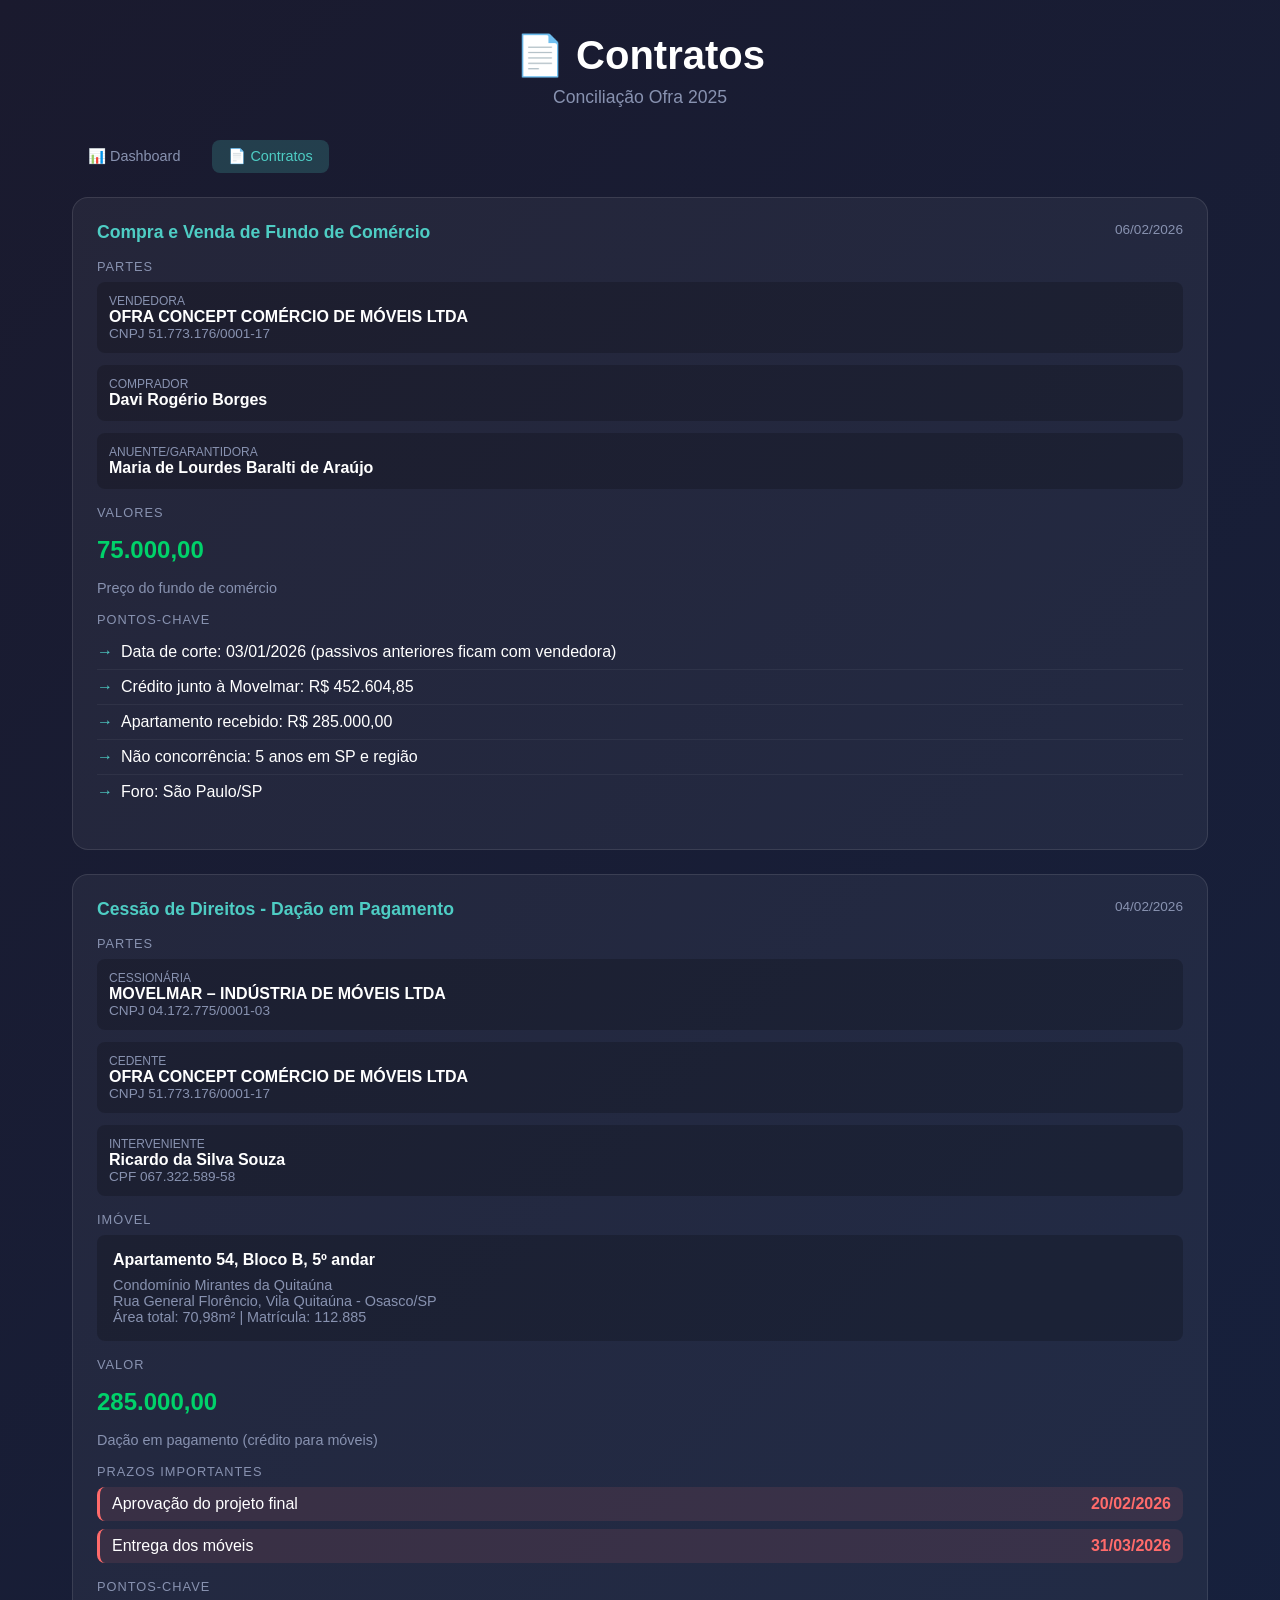
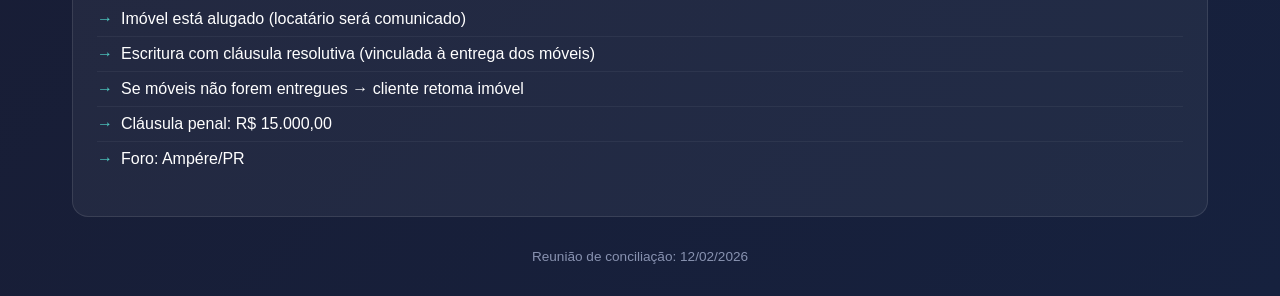
<file: contratos.html>
<!DOCTYPE html>
<html lang="pt-BR">
<head>
  <meta charset="UTF-8">
  <meta name="viewport" content="width=device-width, initial-scale=1.0">
  <title>Contratos - Conciliação Ofra 2025</title>
  <link rel="stylesheet" href="style.css">
  <style>
    .nav {
      display: flex;
      gap: 1rem;
      margin-bottom: 1.5rem;
    }
    .nav a {
      color: #8892b0;
      text-decoration: none;
      padding: 0.5rem 1rem;
      border-radius: 8px;
      transition: all 0.2s;
    }
    .nav a:hover {
      background: rgba(255,255,255,0.1);
      color: #fff;
    }
    .nav a.active {
      background: rgba(78, 205, 196, 0.2);
      color: #4ecdc4;
    }
    .contrato {
      background: rgba(255, 255, 255, 0.05);
      border-radius: 16px;
      border: 1px solid rgba(255, 255, 255, 0.1);
      padding: 1.5rem;
      margin-bottom: 1.5rem;
    }
    .contrato-header {
      display: flex;
      justify-content: space-between;
      align-items: flex-start;
      margin-bottom: 1rem;
      flex-wrap: wrap;
      gap: 0.5rem;
    }
    .contrato-titulo {
      font-size: 1.1rem;
      font-weight: 600;
      color: #4ecdc4;
    }
    .contrato-data {
      font-size: 0.85rem;
      color: #8892b0;
    }
    .contrato-valor {
      font-size: 1.5rem;
      font-weight: 700;
      color: #00d26a;
      margin: 1rem 0;
    }
    .contrato-section {
      margin-bottom: 1rem;
    }
    .contrato-section-title {
      font-size: 0.8rem;
      color: #8892b0;
      text-transform: uppercase;
      letter-spacing: 1px;
      margin-bottom: 0.5rem;
    }
    .partes-grid {
      display: grid;
      gap: 0.75rem;
    }
    .parte {
      background: rgba(0,0,0,0.2);
      padding: 0.75rem;
      border-radius: 8px;
    }
    .parte-role {
      font-size: 0.75rem;
      color: #8892b0;
      text-transform: uppercase;
    }
    .parte-nome {
      font-weight: 600;
      color: #fff;
    }
    .parte-doc {
      font-size: 0.85rem;
      color: #8892b0;
    }
    .pontos-lista {
      list-style: none;
    }
    .pontos-lista li {
      padding: 0.5rem 0;
      border-bottom: 1px solid rgba(255,255,255,0.05);
      display: flex;
      gap: 0.5rem;
    }
    .pontos-lista li:last-child {
      border-bottom: none;
    }
    .ponto-icon {
      color: #4ecdc4;
    }
    .prazos {
      display: grid;
      gap: 0.5rem;
    }
    .prazo {
      display: flex;
      justify-content: space-between;
      padding: 0.5rem 0.75rem;
      background: rgba(255, 107, 107, 0.1);
      border-radius: 8px;
      border-left: 3px solid #ff6b6b;
    }
    .prazo-data {
      font-weight: 600;
      color: #ff6b6b;
    }
    .imovel-info {
      background: rgba(0,0,0,0.2);
      padding: 1rem;
      border-radius: 8px;
    }
    .imovel-endereco {
      font-weight: 600;
      color: #fff;
      margin-bottom: 0.5rem;
    }
    .imovel-detalhes {
      font-size: 0.9rem;
      color: #8892b0;
    }
  </style>
</head>
<body>
  <div class="container">
    <header>
      <h1>📄 Contratos</h1>
      <p class="subtitle">Conciliação Ofra 2025</p>
    </header>

    <nav class="nav">
      <a href="index.html">📊 Dashboard</a>
      <a href="contratos.html" class="active">📄 Contratos</a>
    </nav>

    <!-- Contrato 1: Compra e Venda -->
    <div class="contrato">
      <div class="contrato-header">
        <div class="contrato-titulo">Compra e Venda de Fundo de Comércio</div>
        <div class="contrato-data">06/02/2026</div>
      </div>

      <div class="contrato-section">
        <div class="contrato-section-title">Partes</div>
        <div class="partes-grid">
          <div class="parte">
            <div class="parte-role">Vendedora</div>
            <div class="parte-nome">OFRA CONCEPT COMÉRCIO DE MÓVEIS LTDA</div>
            <div class="parte-doc">CNPJ 51.773.176/0001-17</div>
          </div>
          <div class="parte">
            <div class="parte-role">Comprador</div>
            <div class="parte-nome">Davi Rogério Borges</div>
          </div>
          <div class="parte">
            <div class="parte-role">Anuente/Garantidora</div>
            <div class="parte-nome">Maria de Lourdes Baralti de Araújo</div>
          </div>
        </div>
      </div>

      <div class="contrato-section">
        <div class="contrato-section-title">Valores</div>
        <div class="contrato-valor">75.000,00</div>
        <div style="color: #8892b0; font-size: 0.9rem;">Preço do fundo de comércio</div>
      </div>

      <div class="contrato-section">
        <div class="contrato-section-title">Pontos-Chave</div>
        <ul class="pontos-lista">
          <li><span class="ponto-icon">→</span> Data de corte: 03/01/2026 (passivos anteriores ficam com vendedora)</li>
          <li><span class="ponto-icon">→</span> Crédito junto à Movelmar: R$ 452.604,85</li>
          <li><span class="ponto-icon">→</span> Apartamento recebido: R$ 285.000,00</li>
          <li><span class="ponto-icon">→</span> Não concorrência: 5 anos em SP e região</li>
          <li><span class="ponto-icon">→</span> Foro: São Paulo/SP</li>
        </ul>
      </div>
    </div>

    <!-- Contrato 2: Cessão do Apartamento -->
    <div class="contrato">
      <div class="contrato-header">
        <div class="contrato-titulo">Cessão de Direitos - Dação em Pagamento</div>
        <div class="contrato-data">04/02/2026</div>
      </div>

      <div class="contrato-section">
        <div class="contrato-section-title">Partes</div>
        <div class="partes-grid">
          <div class="parte">
            <div class="parte-role">Cessionária</div>
            <div class="parte-nome">MOVELMAR – INDÚSTRIA DE MÓVEIS LTDA</div>
            <div class="parte-doc">CNPJ 04.172.775/0001-03</div>
          </div>
          <div class="parte">
            <div class="parte-role">Cedente</div>
            <div class="parte-nome">OFRA CONCEPT COMÉRCIO DE MÓVEIS LTDA</div>
            <div class="parte-doc">CNPJ 51.773.176/0001-17</div>
          </div>
          <div class="parte">
            <div class="parte-role">Interveniente</div>
            <div class="parte-nome">Ricardo da Silva Souza</div>
            <div class="parte-doc">CPF 067.322.589-58</div>
          </div>
        </div>
      </div>

      <div class="contrato-section">
        <div class="contrato-section-title">Imóvel</div>
        <div class="imovel-info">
          <div class="imovel-endereco">Apartamento 54, Bloco B, 5º andar</div>
          <div class="imovel-detalhes">
            Condomínio Mirantes da Quitaúna<br>
            Rua General Florêncio, Vila Quitaúna - Osasco/SP<br>
            Área total: 70,98m² | Matrícula: 112.885
          </div>
        </div>
      </div>

      <div class="contrato-section">
        <div class="contrato-section-title">Valor</div>
        <div class="contrato-valor">285.000,00</div>
        <div style="color: #8892b0; font-size: 0.9rem;">Dação em pagamento (crédito para móveis)</div>
      </div>

      <div class="contrato-section">
        <div class="contrato-section-title">Prazos Importantes</div>
        <div class="prazos">
          <div class="prazo">
            <span>Aprovação do projeto final</span>
            <span class="prazo-data">20/02/2026</span>
          </div>
          <div class="prazo">
            <span>Entrega dos móveis</span>
            <span class="prazo-data">31/03/2026</span>
          </div>
        </div>
      </div>

      <div class="contrato-section">
        <div class="contrato-section-title">Pontos-Chave</div>
        <ul class="pontos-lista">
          <li><span class="ponto-icon">→</span> Imóvel está alugado (locatário será comunicado)</li>
          <li><span class="ponto-icon">→</span> Escritura com cláusula resolutiva (vinculada à entrega dos móveis)</li>
          <li><span class="ponto-icon">→</span> Se móveis não forem entregues → cliente retoma imóvel</li>
          <li><span class="ponto-icon">→</span> Cláusula penal: R$ 15.000,00</li>
          <li><span class="ponto-icon">→</span> Foro: Ampére/PR</li>
        </ul>
      </div>
    </div>

    <footer>
      <p>Reunião de conciliação: 12/02/2026</p>
    </footer>
  </div>
</body>
</html>
</file>
<file: style.css>
* {
  margin: 0;
  padding: 0;
  box-sizing: border-box;
}

:root {
  color-scheme: dark;
}

body {
  font-family: -apple-system, BlinkMacSystemFont, 'Segoe UI', Roboto, Oxygen, Ubuntu, sans-serif;
  background: linear-gradient(135deg, #1a1a2e 0%, #16213e 100%);
  min-height: 100vh;
  color: #fff;
  color-scheme: dark;
  -webkit-font-smoothing: antialiased;
  -moz-osx-font-smoothing: grayscale;
}

.container {
  max-width: 1200px;
  margin: 0 auto;
  padding: 2rem;
}

header {
  text-align: center;
  margin-bottom: 2rem;
}

header h1 {
  font-size: 2.5rem;
  margin-bottom: 0.5rem;
  color: #fff;
}

.subtitle {
  color: #8892b0;
  font-size: 1.1rem;
}

/* Navigation */
.nav {
  display: flex;
  gap: 0.75rem;
  margin-bottom: 1.5rem;
  align-items: center;
}

.nav a {
  color: #8892b0;
  text-decoration: none;
  padding: 0.5rem 1rem;
  border-radius: 8px;
  font-size: 0.9rem;
  transition: all 0.2s;
}

.nav a:hover {
  background: rgba(255,255,255,0.1);
  color: #fff;
}

.nav a.active {
  background: rgba(78, 205, 196, 0.2);
  color: #4ecdc4;
}

.nav .btn-add {
  margin-left: auto;
}

/* Cards */
.cards {
  display: grid;
  grid-template-columns: repeat(auto-fit, minmax(280px, 1fr));
  gap: 1.5rem;
  margin-bottom: 2rem;
}

.card {
  background: rgba(255, 255, 255, 0.05);
  border-radius: 16px;
  padding: 1.5rem;
  display: flex;
  flex-direction: column;
  gap: 0.5rem;
  border: 1px solid rgba(255, 255, 255, 0.1);
  backdrop-filter: blur(10px);
}

.card-label {
  font-size: 0.9rem;
  color: #8892b0;
  text-transform: uppercase;
  letter-spacing: 1px;
}

.card-value {
  font-size: 2rem;
  font-weight: 700;
}

.card-count, .card-status {
  font-size: 0.85rem;
  color: #8892b0;
}

.card.credito {
  border-left: 4px solid #00d26a;
}

.card.credito .card-value {
  color: #00d26a;
}

.card.debito {
  border-left: 4px solid #ff6b6b;
}

.card.debito .card-value {
  color: #ff6b6b;
}

.card.saldo {
  border-left: 4px solid #4ecdc4;
}

.card.saldo .card-value {
  color: #4ecdc4;
}

.card.saldo.negativo .card-value {
  color: #ff6b6b;
}

.card.saldo.positivo .card-value {
  color: #00d26a;
}

/* Toolbar - 3 filtros alinhados */
.toolbar {
  display: grid;
  grid-template-columns: repeat(3, 1fr);
  gap: 0.75rem;
  margin-bottom: 1.5rem;
}

.toolbar select {
  padding: 0.6rem 1rem;
  border-radius: 8px;
  border: 1px solid rgba(255, 255, 255, 0.2);
  background: rgba(255, 255, 255, 0.05);
  color: #fff !important;
  font-size: 0.9rem;
  cursor: pointer;
  -webkit-appearance: none;
  -moz-appearance: none;
  appearance: none;
  background-image: url("data:image/svg+xml;charset=UTF-8,%3csvg xmlns='http://www.w3.org/2000/svg' viewBox='0 0 24 24' fill='none' stroke='white' stroke-width='2' stroke-linecap='round' stroke-linejoin='round'%3e%3cpolyline points='6 9 12 15 18 9'%3e%3c/polyline%3e%3c/svg%3e");
  background-repeat: no-repeat;
  background-position: right 0.7rem top 50%;
  background-size: 1rem auto;
  padding-right: 2.5rem;
}

.toolbar select option {
  background: #16213e;
  color: #fff;
}

.toolbar select:focus {
  outline: none;
  border-color: #4ecdc4;
}

.btn-add {
  background: linear-gradient(135deg, #00d26a 0%, #00b359 100%);
  color: #fff !important;
  border: none;
  padding: 0.6rem 1.2rem;
  border-radius: 8px;
  font-size: 0.9rem;
  font-weight: 600;
  cursor: pointer;
  transition: all 0.2s;
  white-space: nowrap;
}

.btn-add:hover {
  transform: translateY(-2px);
  box-shadow: 0 4px 15px rgba(0, 210, 106, 0.3);
}

.btn-add:active {
  transform: translateY(0);
}

/* Table */
.table-container {
  background: rgba(255, 255, 255, 0.05);
  border-radius: 16px;
  overflow: hidden;
  border: 1px solid rgba(255, 255, 255, 0.1);
}

table {
  width: 100%;
  border-collapse: collapse;
}

th, td {
  padding: 1rem;
  text-align: left;
  color: #fff;
}

th {
  background: rgba(0, 0, 0, 0.3);
  font-weight: 600;
  color: #8892b0;
  text-transform: uppercase;
  font-size: 0.8rem;
  letter-spacing: 1px;
}

tbody tr {
  border-bottom: 1px solid rgba(255, 255, 255, 0.05);
  transition: background 0.2s;
}

tbody tr:hover {
  background: rgba(255, 255, 255, 0.05);
}

tbody tr:last-child {
  border-bottom: none;
}

td {
  font-size: 0.95rem;
  color: #e6e6e6;
}

td.loading {
  text-align: center;
  padding: 3rem;
  color: #8892b0;
}

.tipo-credito {
  color: #00d26a;
  font-weight: 600;
}

.tipo-debito {
  color: #ff6b6b;
  font-weight: 600;
}

.valor-credito {
  color: #00d26a;
  font-weight: 600;
}

.valor-debito {
  color: #ff6b6b;
  font-weight: 600;
}

/* Modal */
.modal-overlay {
  position: fixed;
  top: 0;
  left: 0;
  width: 100%;
  height: 100%;
  background: rgba(0, 0, 0, 0.8);
  backdrop-filter: blur(5px);
  display: flex;
  align-items: center;
  justify-content: center;
  z-index: 1000;
  opacity: 0;
  visibility: hidden;
  transition: all 0.3s;
}

.modal-overlay.active {
  opacity: 1;
  visibility: visible;
}

.modal {
  background: linear-gradient(135deg, #1a1a2e 0%, #16213e 100%);
  border-radius: 16px;
  border: 1px solid rgba(255, 255, 255, 0.1);
  width: 90%;
  max-width: 500px;
  max-height: 90vh;
  overflow-y: auto;
  transform: scale(0.9);
  transition: transform 0.3s;
}

.modal-overlay.active .modal {
  transform: scale(1);
}

.modal-header {
  display: flex;
  justify-content: space-between;
  align-items: center;
  padding: 1.5rem;
  border-bottom: 1px solid rgba(255, 255, 255, 0.1);
}

.modal-header h2 {
  font-size: 1.3rem;
  color: #fff;
}

.modal-close {
  background: none;
  border: none;
  color: #8892b0;
  font-size: 1.5rem;
  cursor: pointer;
  padding: 0.25rem 0.5rem;
  border-radius: 8px;
  transition: all 0.2s;
}

.modal-close:hover {
  background: rgba(255, 255, 255, 0.1);
  color: #fff;
}

#form-lancamento {
  padding: 1.5rem;
}

.form-group {
  margin-bottom: 1.25rem;
}

.form-group label {
  display: block;
  margin-bottom: 0.5rem;
  color: #8892b0;
  font-size: 0.9rem;
}

.form-group input,
.form-group select {
  width: 100%;
  padding: 0.75rem 1rem;
  border-radius: 10px;
  border: 1px solid rgba(255, 255, 255, 0.2);
  background: rgba(255, 255, 255, 0.05);
  color: #fff !important;
  font-size: 1rem;
  transition: border-color 0.2s;
  -webkit-appearance: none;
  -moz-appearance: none;
  appearance: none;
}

.form-group input[type="date"] {
  color-scheme: dark;
}

.form-group select {
  background-image: url("data:image/svg+xml;charset=UTF-8,%3csvg xmlns='http://www.w3.org/2000/svg' viewBox='0 0 24 24' fill='none' stroke='white' stroke-width='2' stroke-linecap='round' stroke-linejoin='round'%3e%3cpolyline points='6 9 12 15 18 9'%3e%3c/polyline%3e%3c/svg%3e");
  background-repeat: no-repeat;
  background-position: right 0.7rem top 50%;
  background-size: 1rem auto;
  padding-right: 2.5rem;
}

.form-group select option {
  background: #16213e;
  color: #fff;
}

.form-group input:focus,
.form-group select:focus {
  outline: none;
  border-color: #4ecdc4;
}

.form-group input::placeholder {
  color: #5a6380;
}

.form-actions {
  display: flex;
  gap: 1rem;
  justify-content: flex-end;
  margin-top: 1.5rem;
}

.btn-delete {
  background: linear-gradient(135deg, #ff4757 0%, #c0392b 100%);
  color: #fff !important;
  border: none;
  padding: 0.75rem 1.5rem;
  border-radius: 10px;
  font-size: 1rem;
  font-weight: 600;
  cursor: pointer;
  transition: all 0.2s;
  margin-right: auto;
}

.btn-delete:hover {
  transform: translateY(-2px);
  box-shadow: 0 4px 15px rgba(255, 71, 87, 0.3);
}

.btn-cancel {
  background: rgba(255, 255, 255, 0.1);
  color: #8892b0 !important;
  border: none;
  padding: 0.75rem 1.5rem;
  border-radius: 10px;
  font-size: 1rem;
  cursor: pointer;
  transition: all 0.2s;
}

.btn-cancel:hover {
  background: rgba(255, 255, 255, 0.15);
  color: #fff !important;
}

.btn-submit {
  background: linear-gradient(135deg, #00d26a 0%, #00b359 100%);
  color: #fff !important;
  border: none;
  padding: 0.75rem 1.5rem;
  border-radius: 10px;
  font-size: 1rem;
  font-weight: 600;
  cursor: pointer;
  transition: all 0.2s;
}

.btn-submit:hover {
  transform: translateY(-2px);
  box-shadow: 0 4px 15px rgba(0, 210, 106, 0.3);
}

.btn-submit:disabled {
  opacity: 0.6;
  cursor: not-allowed;
  transform: none;
}

/* Footer */
footer {
  margin-top: 2rem;
  text-align: center;
  color: #8892b0;
  font-size: 0.85rem;
}

/* Responsive */
@media (max-width: 768px) {
  .container {
    padding: 1rem;
  }

  header {
    margin-bottom: 1rem;
  }

  header h1 {
    font-size: 1.5rem;
  }

  .subtitle {
    font-size: 0.9rem;
  }

  .nav {
    flex-wrap: wrap;
  }

  .nav .btn-add {
    margin-left: 0;
    width: 100%;
    order: 3;
  }

  /* Painel compacto no mobile */
  .cards {
    display: flex;
    gap: 0;
    margin-bottom: 1rem;
    background: rgba(255, 255, 255, 0.05);
    border-radius: 12px;
    border: 1px solid rgba(255, 255, 255, 0.1);
    overflow: hidden;
  }

  .card {
    flex: 1;
    border-radius: 0;
    border: none;
    border-left: none;
    padding: 0.75rem 0.5rem;
    text-align: center;
    background: transparent;
  }

  .card:not(:last-child) {
    border-right: 1px solid rgba(255, 255, 255, 0.1);
  }

  .card.credito,
  .card.debito,
  .card.saldo {
    border-left: none;
  }

  .card-label {
    font-size: 0.65rem;
    letter-spacing: 0.5px;
  }

  .card-value {
    font-size: 1rem;
    font-weight: 600;
  }

  .card-count, .card-status {
    font-size: 0.7rem;
  }

  .toolbar {
    grid-template-columns: 1fr;
    gap: 0.5rem;
    margin-bottom: 1rem;
  }

  .toolbar select {
    padding: 0.5rem 0.5rem;
    font-size: 0.8rem;
  }

  th, td {
    padding: 0.75rem 0.5rem;
    font-size: 0.85rem;
  }

  .table-container {
    overflow-x: auto;
  }

  table {
    min-width: 600px;
  }

  .modal {
    width: 95%;
    margin: 1rem;
  }

  .form-actions {
    flex-direction: column;
  }

  .btn-cancel, .btn-submit {
    width: 100%;
  }
}

/* Ocultar coluna tipo */
.hidden {
  display: none !important;
}

/* Linha clicável */
.row-clickable {
  cursor: pointer !important;
}

.row-clickable:hover {
  background: rgba(255, 255, 255, 0.1) !important;
}
</file>
